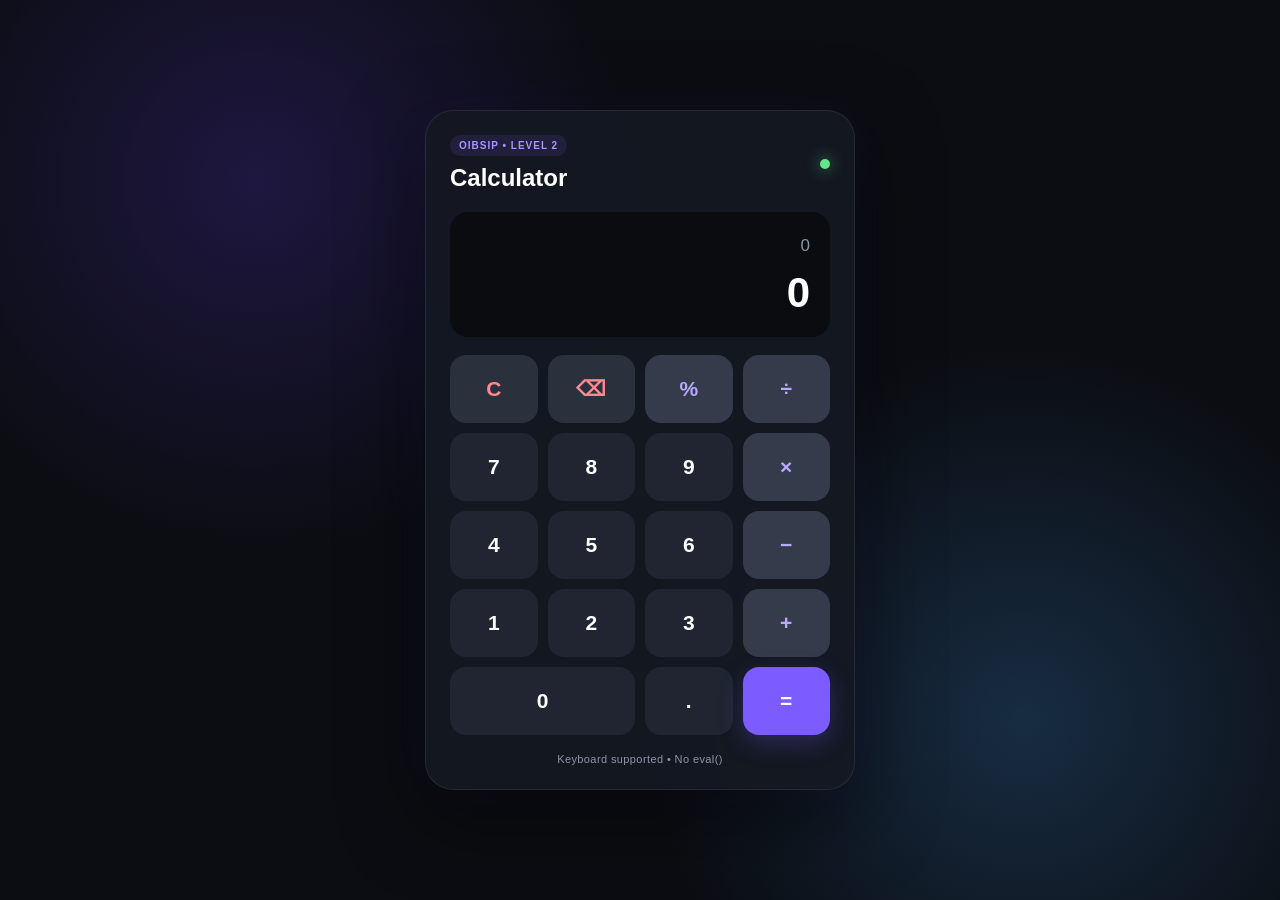
<file: index.html>
<!DOCTYPE html>
<html lang="en">
<head>
    <meta charset="UTF-8">
    <meta name="viewport" content="width=device-width, initial-scale=1.0">
    <meta name="description" content="OIBSIP Level 2 Task 1 - Calculator">
    <title>OIBSIP Calculator</title>
    <link rel="stylesheet" href="style.css">
</head>

<body>

    <main class="calculator-container">

        <section class="calculator" aria-label="Calculator">

            <div class="calculator-header">
                <div>
                    <span class="badge">OIBSIP • LEVEL 2</span>
                    <h1>Calculator</h1>
                </div>
                <span class="status-dot"></span>
            </div>

            <!-- Display -->
            <div class="display-container">
                <div id="expression" class="expression">0</div>
                <div id="result" class="result">0</div>
            </div>

            <!-- Buttons -->
            <div class="buttons">

                <button class="action" data-action="clear">C</button>
                <button class="action" data-action="backspace" aria-label="Backspace">⌫</button>
                <button class="operator" data-operator="%">%</button>
                <button class="operator" data-operator="/">÷</button>

                <button data-number="7">7</button>
                <button data-number="8">8</button>
                <button data-number="9">9</button>
                <button class="operator" data-operator="*">×</button>

                <button data-number="4">4</button>
                <button data-number="5">5</button>
                <button data-number="6">6</button>
                <button class="operator" data-operator="-">−</button>

                <button data-number="1">1</button>
                <button data-number="2">2</button>
                <button data-number="3">3</button>
                <button class="operator" data-operator="+">+</button>

                <button class="zero" data-number="0">0</button>
                <button data-number=".">.</button>
                <button class="equals" data-action="equals">=</button>

            </div>

            <p class="hint">Keyboard supported • No eval()</p>

        </section>

    </main>

    <script src="script.js"></script>
</body>
</html>
</file>
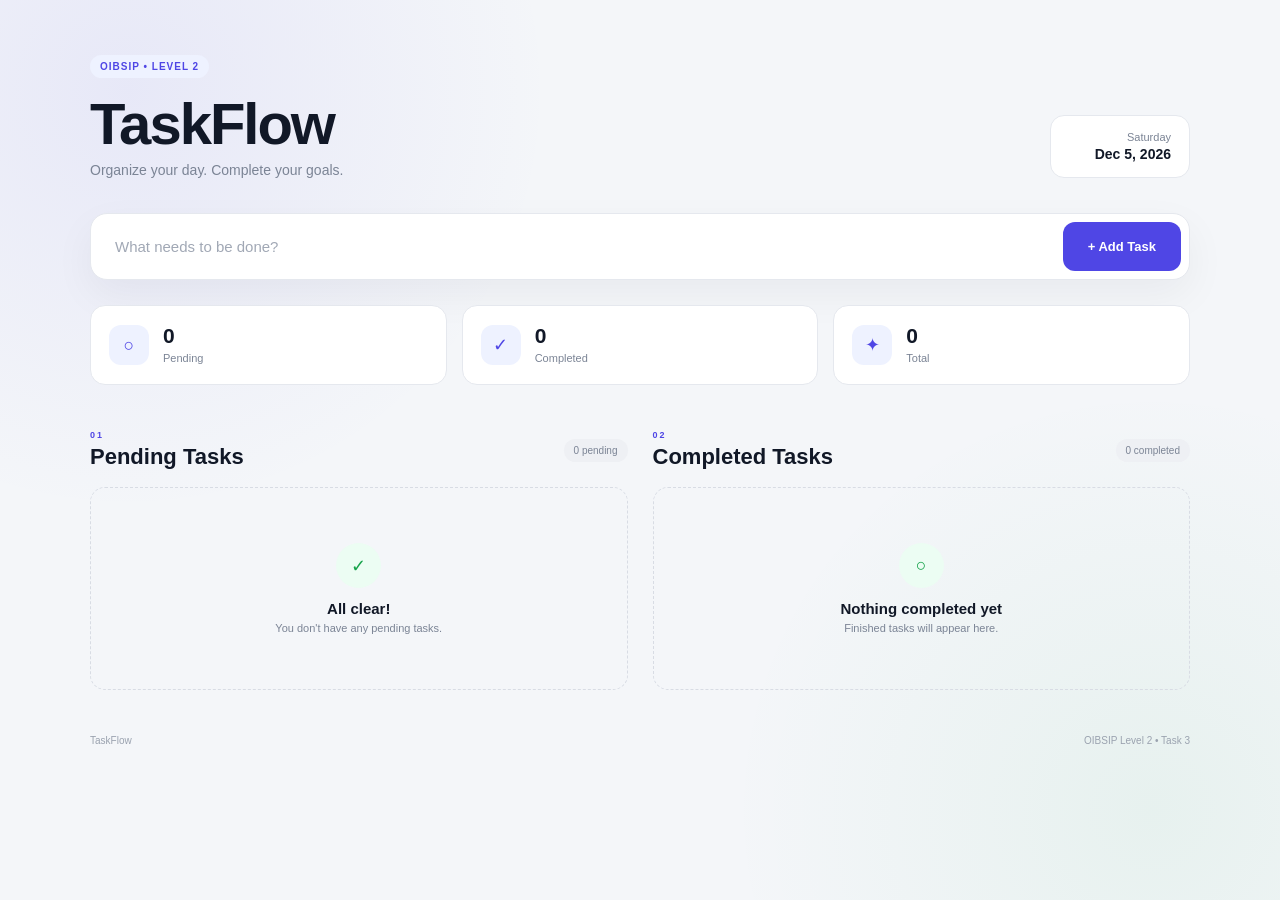
<file: WebDev-L2-Task3-ToDoApp/index.html>
<!DOCTYPE html>
<html lang="en">
<head>
    <meta charset="UTF-8">
    <meta name="viewport" content="width=device-width, initial-scale=1.0">

    <meta
        name="description"
        content="OIBSIP Level 2 Task 3 - To-Do Web App"
    >

    <title>TaskFlow | OIBSIP To-Do App</title>

    <link rel="stylesheet" href="style.css">
</head>

<body>

    <main class="app">

        <!-- Header -->
        <header class="header">

            <div>
                <span class="badge">OIBSIP • LEVEL 2</span>

                <h1>TaskFlow</h1>

                <p>
                    Organize your day. Complete your goals.
                </p>
            </div>

            <div class="date-box">
                <span id="currentDay">Today</span>
                <strong id="currentDate"></strong>
            </div>

        </header>


        <!-- Add Task -->
        <section class="add-task">

            <form id="taskForm">

                <input
                    type="text"
                    id="taskInput"
                    placeholder="What needs to be done?"
                    maxlength="150"
                    autocomplete="off"
                    required
                >

                <button type="submit">
                    + Add Task
                </button>

            </form>

        </section>


        <!-- Statistics -->
        <section class="stats">

            <div class="stat-card">
                <span class="stat-icon">○</span>
                <div>
                    <strong id="totalPending">0</strong>
                    <span>Pending</span>
                </div>
            </div>

            <div class="stat-card">
                <span class="stat-icon">✓</span>
                <div>
                    <strong id="totalCompleted">0</strong>
                    <span>Completed</span>
                </div>
            </div>

            <div class="stat-card">
                <span class="stat-icon">✦</span>
                <div>
                    <strong id="totalTasks">0</strong>
                    <span>Total</span>
                </div>
            </div>

        </section>


        <!-- Task Lists -->
        <section class="task-area">

            <!-- Pending -->
            <div class="task-section">

                <div class="section-header">

                    <div>
                        <span class="section-label">01</span>
                        <h2>Pending Tasks</h2>
                    </div>

                    <span id="pendingCount" class="count">
                        0 pending
                    </span>

                </div>

                <div id="pendingList" class="task-list"></div>

                <div id="pendingEmpty" class="empty-state">

                    <div class="empty-icon">✓</div>

                    <h3>All clear!</h3>

                    <p>
                        You don't have any pending tasks.
                    </p>

                </div>

            </div>


            <!-- Completed -->
            <div class="task-section">

                <div class="section-header">

                    <div>
                        <span class="section-label">02</span>
                        <h2>Completed Tasks</h2>
                    </div>

                    <span id="completedCount" class="count">
                        0 completed
                    </span>

                </div>

                <div id="completedList" class="task-list"></div>

                <div id="completedEmpty" class="empty-state">

                    <div class="empty-icon">○</div>

                    <h3>Nothing completed yet</h3>

                    <p>
                        Finished tasks will appear here.
                    </p>

                </div>

            </div>

        </section>


        <footer>
            <span>TaskFlow</span>
            <span>OIBSIP Level 2 • Task 3</span>
        </footer>

    </main>

    <script src="script.js"></script>

</body>
</html>
</file>
<file: style.css>
* {
    margin: 0;
    padding: 0;
    box-sizing: border-box;
}

:root {
    --background: #0b0d12;
    --calculator: #151922;
    --display: #0a0c10;
    --button: #202531;
    --button-hover: #2b3240;
    --operator: #343b4b;
    --accent: #7c5cff;
    --accent-hover: #9278ff;
    --text: #ffffff;
    --muted: #8d95a5;
    --danger: #ff5c6c;
}

body {
    min-height: 100vh;
    display: flex;
    justify-content: center;
    align-items: center;
    padding: 20px;

    font-family: Arial, Helvetica, sans-serif;
    color: var(--text);

    background:
        radial-gradient(circle at 20% 20%, #1e1740 0, transparent 30%),
        radial-gradient(circle at 80% 80%, #172c42 0, transparent 30%),
        var(--background);
}

/* Main container */

.calculator-container {
    width: 100%;
    max-width: 430px;
}

/* Calculator */

.calculator {
    width: 100%;
    padding: 24px;

    background: rgba(21, 25, 34, 0.95);
    border: 1px solid rgba(255, 255, 255, 0.08);
    border-radius: 28px;

    box-shadow:
        0 25px 80px rgba(0, 0, 0, 0.55),
        0 0 50px rgba(124, 92, 255, 0.08);

    backdrop-filter: blur(15px);
}

/* Header */

.calculator-header {
    display: flex;
    align-items: center;
    justify-content: space-between;
    margin-bottom: 20px;
}

.calculator-header h1 {
    margin-top: 8px;
    font-size: 24px;
}

.badge {
    display: inline-block;
    padding: 5px 9px;

    border-radius: 20px;

    background: rgba(124, 92, 255, 0.12);
    color: #a995ff;

    font-size: 10px;
    font-weight: bold;
    letter-spacing: 1px;
}

.status-dot {
    width: 10px;
    height: 10px;

    border-radius: 50%;
    background: #62e68a;

    box-shadow: 0 0 15px rgba(98, 230, 138, 0.7);
}

/* Display */

.display-container {
    min-height: 125px;
    padding: 20px;

    display: flex;
    flex-direction: column;
    justify-content: flex-end;
    align-items: flex-end;

    background: var(--display);
    border-radius: 18px;

    margin-bottom: 18px;

    overflow: hidden;
}

.expression {
    width: 100%;

    text-align: right;
    color: var(--muted);

    font-size: 17px;

    white-space: nowrap;
    overflow: hidden;
    text-overflow: ellipsis;

    min-height: 25px;
}

.result {
    width: 100%;

    margin-top: 8px;

    text-align: right;

    font-size: 42px;
    font-weight: 700;

    white-space: nowrap;
    overflow: hidden;
    text-overflow: ellipsis;
}

/* Button Grid */

.buttons {
    display: grid;

    grid-template-columns: repeat(4, 1fr);

    gap: 10px;
}

/* Buttons */

button {
    height: 68px;

    border: none;
    border-radius: 16px;

    background: var(--button);
    color: var(--text);

    font-size: 21px;
    font-weight: 600;

    cursor: pointer;

    transition:
        transform 0.15s ease,
        background 0.15s ease,
        box-shadow 0.15s ease;
}

button:hover {
    background: var(--button-hover);
    transform: translateY(-2px);
}

button:active {
    transform: scale(0.95);
}

/* Operators */

button.operator {
    background: var(--operator);
    color: #b9aaff;
}

button.operator:hover {
    background: #424a5d;
}

/* Action buttons */

button.action {
    background: #2a303c;
    color: #ff8792;
}

button.action:hover {
    background: #363d4b;
}

/* Equals */

button.equals {
    background: var(--accent);
    color: white;

    box-shadow: 0 8px 25px rgba(124, 92, 255, 0.25);
}

button.equals:hover {
    background: var(--accent-hover);
}

/* Zero */

button.zero {
    grid-column: span 2;
}

/* Hint */

.hint {
    margin-top: 18px;

    text-align: center;

    color: var(--muted);

    font-size: 11px;
    letter-spacing: 0.4px;
}

/* Error */

.error {
    color: var(--danger) !important;
    font-size: 25px !important;
}

/* Mobile */

@media (max-width: 480px) {

    body {
        padding: 12px;
    }

    .calculator {
        padding: 18px;
        border-radius: 22px;
    }

    .calculator-header h1 {
        font-size: 21px;
    }

    button {
        height: 60px;
        border-radius: 14px;
        font-size: 19px;
    }

    .result {
        font-size: 34px;
    }

    .display-container {
        min-height: 110px;
    }
}
</file>
<file: WebDev-L2-Task3-ToDoApp/style.css>
* {
    margin: 0;
    padding: 0;
    box-sizing: border-box;
}

:root {
    --background: #f4f6f9;
    --surface: #ffffff;
    --dark: #111827;
    --text: #253047;
    --muted: #7b8495;
    --border: #e5e8ee;
    --accent: #4f46e5;
    --accent-light: #eef2ff;
    --green: #16a34a;
    --green-light: #ecfdf3;
    --red: #dc2626;
}

body {
    min-height: 100vh;

    background:
        radial-gradient(
            circle at 10% 10%,
            rgba(79, 70, 229, 0.08),
            transparent 30%
        ),
        radial-gradient(
            circle at 90% 90%,
            rgba(22, 163, 74, 0.06),
            transparent 30%
        ),
        var(--background);

    color: var(--text);

    font-family:
        Arial,
        Helvetica,
        sans-serif;
}


/* =========================
   APP
========================= */

.app {
    width: min(1100px, 92%);

    margin: auto;

    padding: 55px 0 30px;
}


/* =========================
   HEADER
========================= */

.header {
    display: flex;

    justify-content: space-between;
    align-items: flex-end;

    gap: 30px;

    margin-bottom: 35px;
}

.badge {
    display: inline-block;

    padding: 6px 10px;

    background: var(--accent-light);

    color: var(--accent);

    border-radius: 20px;

    font-size: 10px;
    font-weight: 700;

    letter-spacing: 1px;
}

.header h1 {
    margin-top: 12px;

    color: var(--dark);

    font-size: clamp(38px, 6vw, 58px);

    letter-spacing: -2px;
}

.header p {
    margin-top: 5px;

    color: var(--muted);

    font-size: 14px;
}

.date-box {
    min-width: 140px;

    padding: 15px 18px;

    background: var(--surface);

    border: 1px solid var(--border);

    border-radius: 14px;

    text-align: right;
}

.date-box span {
    display: block;

    color: var(--muted);

    font-size: 11px;
}

.date-box strong {
    display: block;

    margin-top: 3px;

    color: var(--dark);

    font-size: 14px;
}


/* =========================
   ADD TASK
========================= */

.add-task {
    padding: 8px;

    background: var(--surface);

    border: 1px solid var(--border);

    border-radius: 17px;

    box-shadow:
        0 15px 40px rgba(15, 23, 42, 0.05);

    margin-bottom: 25px;
}

#taskForm {
    display: flex;

    gap: 8px;
}

#taskInput {
    flex: 1;

    min-width: 0;

    padding: 16px;

    border: none;

    outline: none;

    background: transparent;

    color: var(--dark);

    font-size: 15px;
}

#taskInput::placeholder {
    color: #a1a8b5;
}

#taskForm button {
    padding: 0 25px;

    border: none;

    border-radius: 12px;

    background: var(--accent);

    color: white;

    font-size: 13px;
    font-weight: 600;

    cursor: pointer;

    transition: 0.2s;
}

#taskForm button:hover {
    background: #4338ca;

    transform: translateY(-1px);
}


/* =========================
   STATS
========================= */

.stats {
    display: grid;

    grid-template-columns:
        repeat(3, 1fr);

    gap: 15px;

    margin-bottom: 45px;
}

.stat-card {
    display: flex;

    align-items: center;

    gap: 14px;

    padding: 18px;

    background: var(--surface);

    border: 1px solid var(--border);

    border-radius: 15px;
}

.stat-icon {
    width: 40px;
    height: 40px;

    display: flex;

    justify-content: center;
    align-items: center;

    border-radius: 12px;

    background: var(--accent-light);

    color: var(--accent);

    font-size: 18px;
}

.stat-card strong {
    display: block;

    color: var(--dark);

    font-size: 21px;
}

.stat-card span:last-child {
    color: var(--muted);

    font-size: 11px;
}


/* =========================
   TASK AREA
========================= */

.task-area {
    display: grid;

    grid-template-columns:
        1fr 1fr;

    gap: 25px;
}

.task-section {
    min-width: 0;
}

.section-header {
    display: flex;

    align-items: center;

    justify-content: space-between;

    gap: 10px;

    margin-bottom: 17px;
}

.section-label {
    display: block;

    margin-bottom: 4px;

    color: var(--accent);

    font-size: 9px;
    font-weight: 700;

    letter-spacing: 2px;
}

.section-header h2 {
    color: var(--dark);

    font-size: 22px;
}

.count {
    padding: 6px 10px;

    background: #eef0f4;

    border-radius: 20px;

    color: var(--muted);

    font-size: 10px;
}


/* =========================
   TASK LIST
========================= */

.task-list {
    display: flex;

    flex-direction: column;

    gap: 10px;
}


/* =========================
   TASK CARD
========================= */

.task-card {
    display: flex;

    align-items: center;

    gap: 13px;

    padding: 15px;

    background: var(--surface);

    border: 1px solid var(--border);

    border-radius: 14px;

    transition: 0.2s;
}

.task-card:hover {
    border-color: #cdd2dc;

    transform: translateY(-2px);

    box-shadow:
        0 10px 25px rgba(15, 23, 42, 0.05);
}


/* =========================
   CHECK BUTTON
========================= */

.check-button {
    flex-shrink: 0;

    width: 25px;
    height: 25px;

    border: 2px solid #c9ced8;

    border-radius: 50%;

    background: white;

    color: transparent;

    cursor: pointer;

    transition: 0.2s;
}

.check-button:hover {
    border-color: var(--green);
}

.completed .check-button {
    border-color: var(--green);

    background: var(--green);

    color: white;
}


/* =========================
   TASK CONTENT
========================= */

.task-content {
    flex: 1;

    min-width: 0;
}

.task-text {
    color: var(--dark);

    font-size: 14px;

    word-break: break-word;
}

.task-time {
    display: block;

    margin-top: 3px;

    color: var(--muted);

    font-size: 9px;
}

.completed .task-text {
    color: #8b93a1;

    text-decoration: line-through;
}


/* =========================
   TASK ACTIONS
========================= */

.task-actions {
    display: flex;

    gap: 5px;
}

.task-actions button {
    padding: 7px 9px;

    border: none;

    border-radius: 8px;

    background: #f3f4f6;

    color: #626b7a;

    font-size: 10px;

    cursor: pointer;

    transition: 0.2s;
}

.task-actions button:hover {
    background: var(--accent-light);

    color: var(--accent);
}

.task-actions .delete:hover {
    background: #fef2f2;

    color: var(--red);
}


/* =========================
   EDIT INPUT
========================= */

.edit-input {
    width: 100%;

    padding: 7px 8px;

    border: 1px solid var(--accent);

    border-radius: 7px;

    outline: none;

    font-size: 13px;
}


/* =========================
   EMPTY STATE
========================= */

.empty-state {
    padding: 55px 20px;

    border: 1px dashed #d8dce4;

    border-radius: 15px;

    text-align: center;
}

.empty-icon {
    width: 45px;
    height: 45px;

    display: flex;

    align-items: center;
    justify-content: center;

    margin: 0 auto 12px;

    border-radius: 50%;

    background: var(--green-light);

    color: var(--green);

    font-size: 18px;
}

.empty-state h3 {
    color: var(--dark);

    font-size: 15px;
}

.empty-state p {
    margin-top: 5px;

    color: var(--muted);

    font-size: 11px;
}


/* =========================
   FOOTER
========================= */

footer {
    display: flex;

    justify-content: space-between;

    padding-top: 45px;

    color: #9aa2af;

    font-size: 10px;
}


/* =========================
   RESPONSIVE
========================= */

@media (max-width: 800px) {

    .task-area {
        grid-template-columns: 1fr;
    }

    .header {
        align-items: flex-start;

        flex-direction: column;
    }

    .date-box {
        text-align: left;
    }

}


@media (max-width: 550px) {

    .app {
        width: 94%;

        padding-top: 30px;
    }

    .stats {
        grid-template-columns: 1fr;
    }

    #taskForm {
        flex-direction: column;
    }

    #taskForm button {
        min-height: 48px;
    }

    .task-card {
        align-items: flex-start;
    }

    .task-actions {
        flex-direction: column;
    }

    .section-header {
        align-items: flex-end;
    }

    footer {
        flex-direction: column;

        gap: 5px;
    }

}
</file>
